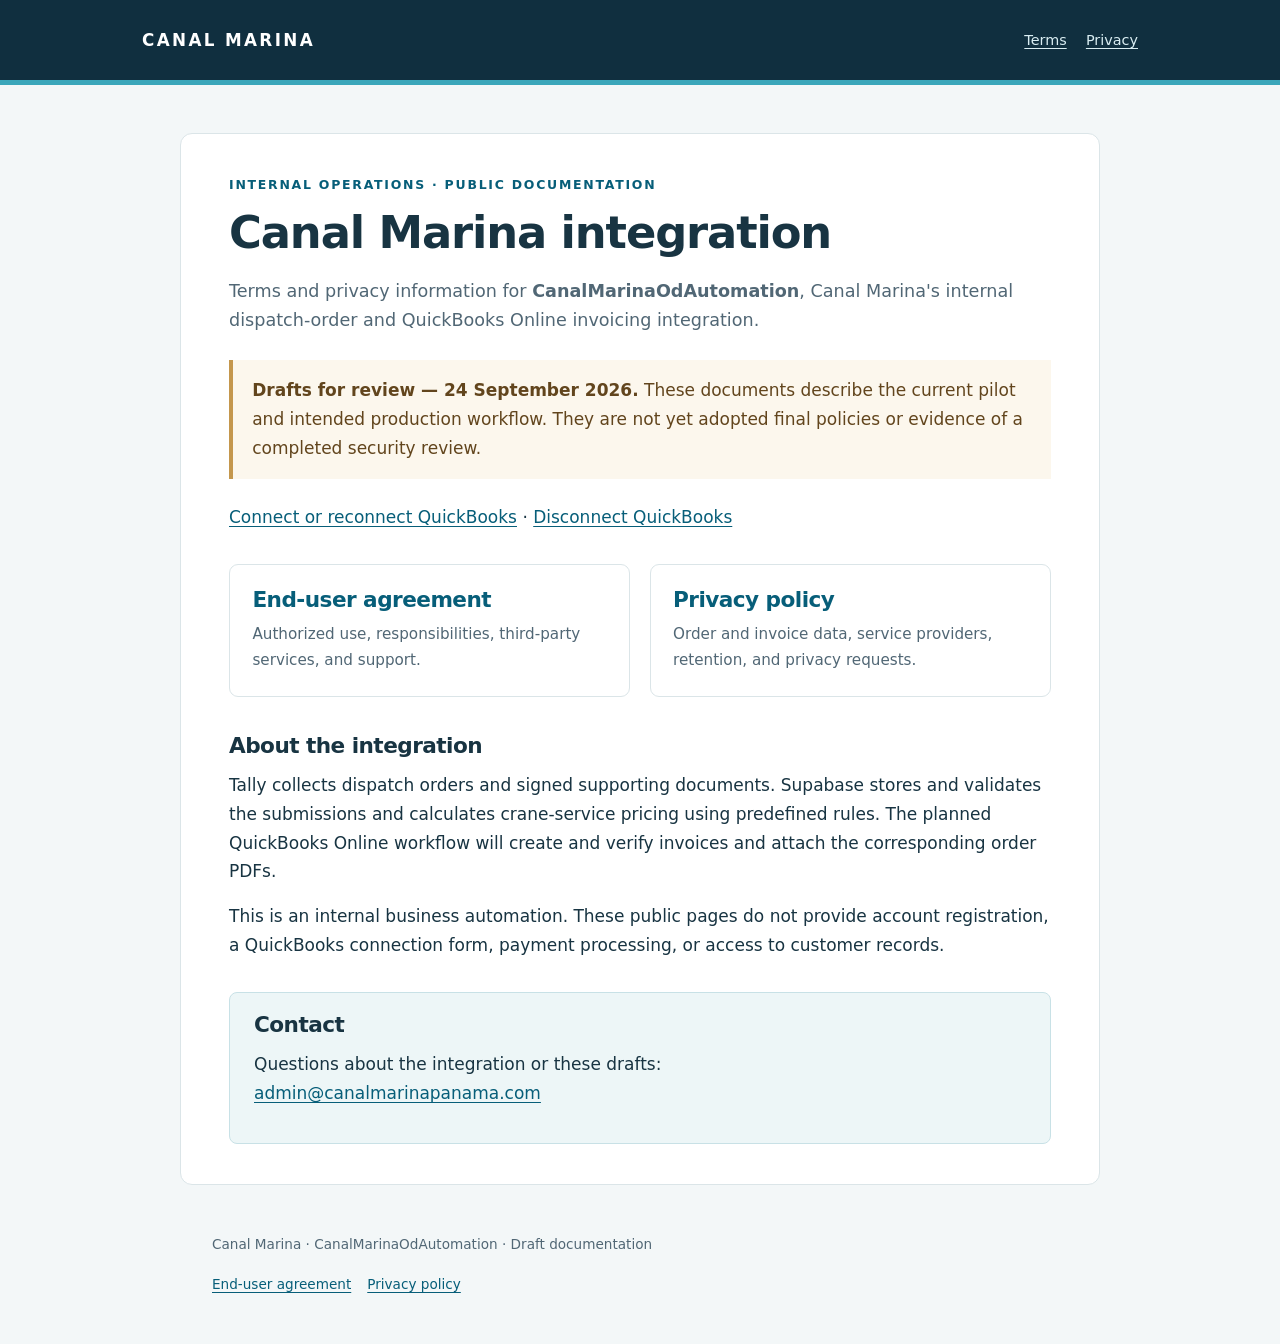
<file: index.html>
<!doctype html>
<html lang="en">
<head>
  <meta charset="utf-8">
  <meta name="viewport" content="width=device-width, initial-scale=1">
  <meta name="description" content="Review drafts of the terms and privacy policy for Canal Marina's internal dispatch-order and invoicing integration.">
  <meta name="referrer" content="no-referrer">
  <title>Integration policies | Canal Marina</title>
  <link rel="stylesheet" href="styles.css">
</head>
<body>
<a class="skip" href="#main">Skip to content</a>
<header><div class="bar"><a class="brand" href="index.html">CANAL MARINA</a><nav aria-label="Main"><a href="terms.html">Terms</a><a href="privacy.html">Privacy</a></nav></div></header>
<main id="main">
  <div class="eyebrow">Internal operations · Public documentation</div>
  <h1>Canal Marina integration</h1>
  <p class="lede">Terms and privacy information for <strong>CanalMarinaOdAutomation</strong>, Canal Marina's internal dispatch-order and QuickBooks Online invoicing integration.</p>
  <div class="notice"><p><strong>Drafts for review — 24 September 2026.</strong> These documents describe the current pilot and intended production workflow. They are not yet adopted final policies or evidence of a completed security review.</p></div>
  <p><a href="connect.html">Connect or reconnect QuickBooks</a> · <a href="disconnect.html">Disconnect QuickBooks</a></p>
  <div class="cards">
    <a class="card" href="terms.html"><h2>End-user agreement</h2><p>Authorized use, responsibilities, third-party services, and support.</p></a>
    <a class="card" href="privacy.html"><h2>Privacy policy</h2><p>Order and invoice data, service providers, retention, and privacy requests.</p></a>
  </div>
  <h2>About the integration</h2>
  <p>Tally collects dispatch orders and signed supporting documents. Supabase stores and validates the submissions and calculates crane-service pricing using predefined rules. The planned QuickBooks Online workflow will create and verify invoices and attach the corresponding order PDFs.</p>
  <p>This is an internal business automation. These public pages do not provide account registration, a QuickBooks connection form, payment processing, or access to customer records.</p>
  <section class="contact" aria-labelledby="contact"><h2 id="contact">Contact</h2><p>Questions about the integration or these drafts:<br><a href="mailto:admin@canalmarinapanama.com">admin@canalmarinapanama.com</a></p></section>
</main>
<footer><p>Canal Marina · CanalMarinaOdAutomation · Draft documentation</p><nav aria-label="Footer"><a href="terms.html">End-user agreement</a><a href="privacy.html">Privacy policy</a></nav></footer>
</body>
</html>
</file>
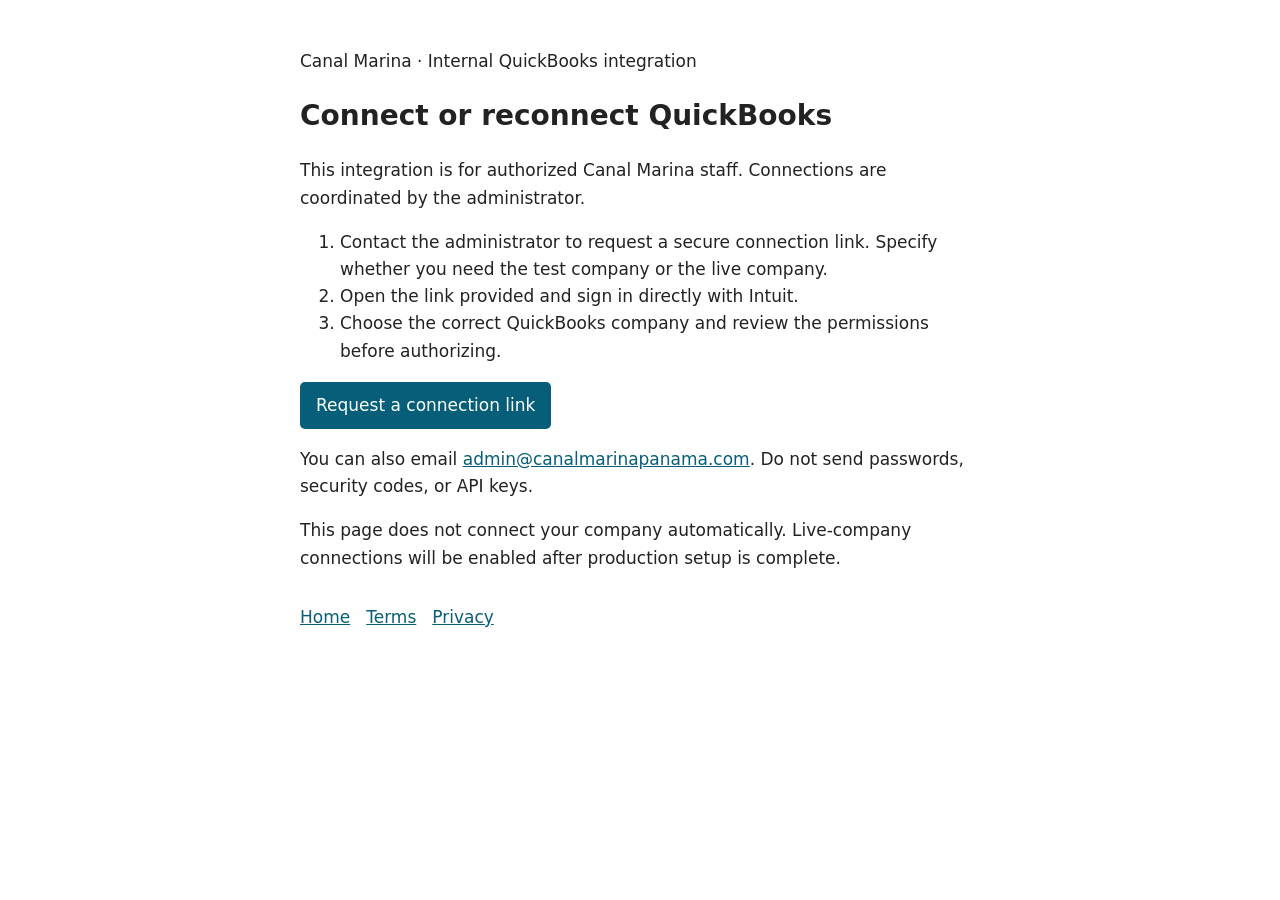
<file: connect.html>
<!doctype html>
<html lang="en"><head><meta charset="utf-8"><meta name="viewport" content="width=device-width,initial-scale=1"><meta name="referrer" content="no-referrer"><title>Connect or reconnect QuickBooks | Canal Marina</title><style>body{max-width:680px;margin:48px auto;padding:0 20px;font:17px/1.6 system-ui,sans-serif;color:#222}h1{font-size:28px}a{color:#075e79}nav{margin-top:32px}nav a{margin-right:16px}.action{display:inline-block;padding:10px 16px;background:#075e79;color:white;border-radius:5px;text-decoration:none}</style></head>
<body><main><p>Canal Marina · Internal QuickBooks integration</p><h1>Connect or reconnect QuickBooks</h1><p>This integration is for authorized Canal Marina staff. Connections are coordinated by the administrator.</p>
<ol><li>Contact the administrator to request a secure connection link. Specify whether you need the test company or the live company.</li><li>Open the link provided and sign in directly with Intuit.</li><li>Choose the correct QuickBooks company and review the permissions before authorizing.</li></ol>
<p><a class="action" href="mailto:admin@canalmarinapanama.com?subject=QuickBooks%20connection%20request">Request a connection link</a></p>
<p>You can also email <a href="mailto:admin@canalmarinapanama.com">admin@canalmarinapanama.com</a>. Do not send passwords, security codes, or API keys.</p>
<p>This page does not connect your company automatically. Live-company connections will be enabled after production setup is complete.</p></main><nav aria-label="Footer"><a href="index.html">Home</a><a href="terms.html">Terms</a><a href="privacy.html">Privacy</a></nav></body></html>
</file>
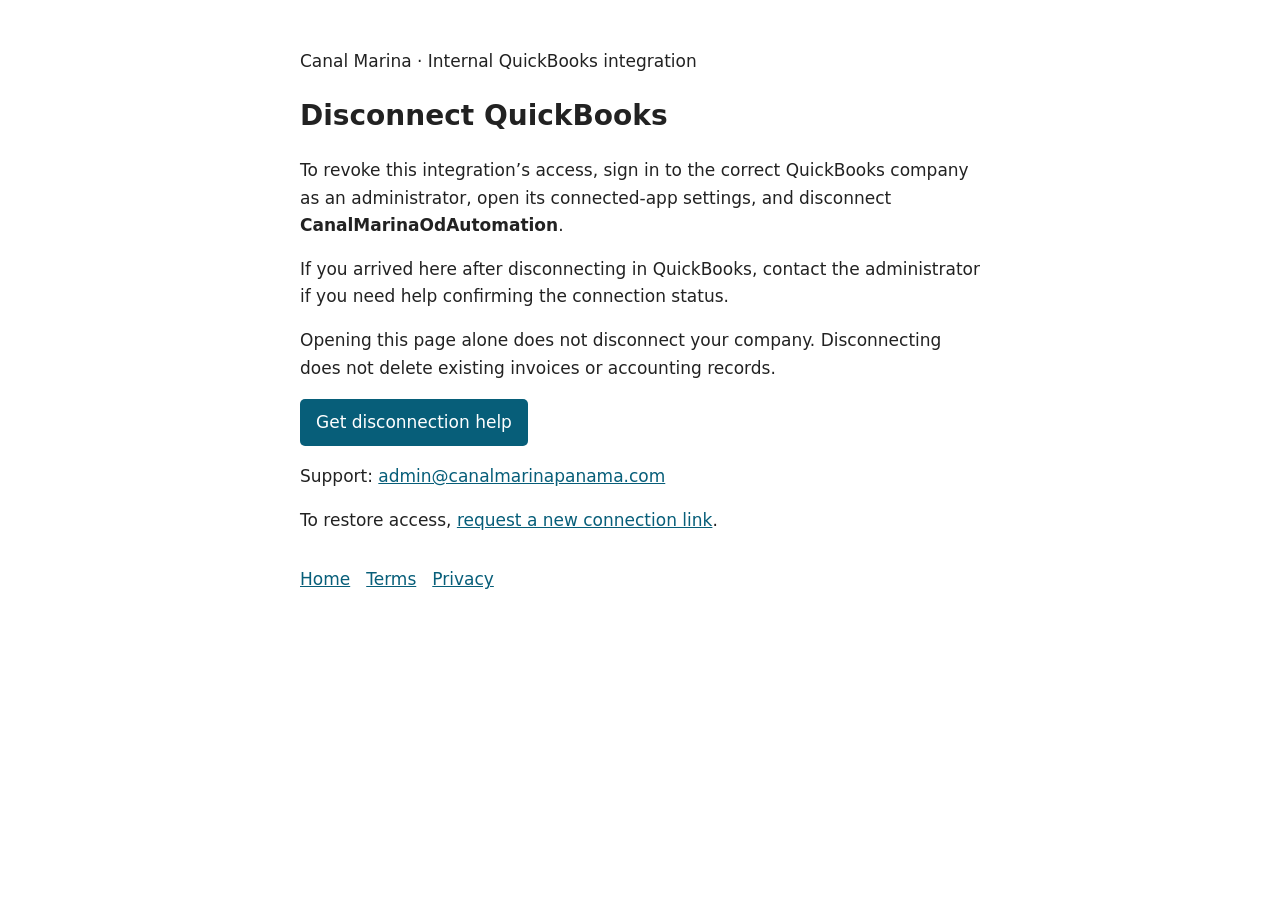
<file: disconnect.html>
<!doctype html>
<html lang="en"><head><meta charset="utf-8"><meta name="viewport" content="width=device-width,initial-scale=1"><meta name="referrer" content="no-referrer"><title>Disconnect QuickBooks | Canal Marina</title><style>body{max-width:680px;margin:48px auto;padding:0 20px;font:17px/1.6 system-ui,sans-serif;color:#222}h1{font-size:28px}a{color:#075e79}nav{margin-top:32px}nav a{margin-right:16px}.action{display:inline-block;padding:10px 16px;background:#075e79;color:white;border-radius:5px;text-decoration:none}</style></head>
<body><main><p>Canal Marina · Internal QuickBooks integration</p><h1>Disconnect QuickBooks</h1><p>To revoke this integration’s access, sign in to the correct QuickBooks company as an administrator, open its connected-app settings, and disconnect <strong>CanalMarinaOdAutomation</strong>.</p>
<p>If you arrived here after disconnecting in QuickBooks, contact the administrator if you need help confirming the connection status.</p>
<p>Opening this page alone does not disconnect your company. Disconnecting does not delete existing invoices or accounting records.</p>
<p><a class="action" href="mailto:admin@canalmarinapanama.com?subject=QuickBooks%20disconnection%20help">Get disconnection help</a></p>
<p>Support: <a href="mailto:admin@canalmarinapanama.com">admin@canalmarinapanama.com</a></p>
<p>To restore access, <a href="connect.html">request a new connection link</a>.</p></main><nav aria-label="Footer"><a href="index.html">Home</a><a href="terms.html">Terms</a><a href="privacy.html">Privacy</a></nav></body></html>
</file>
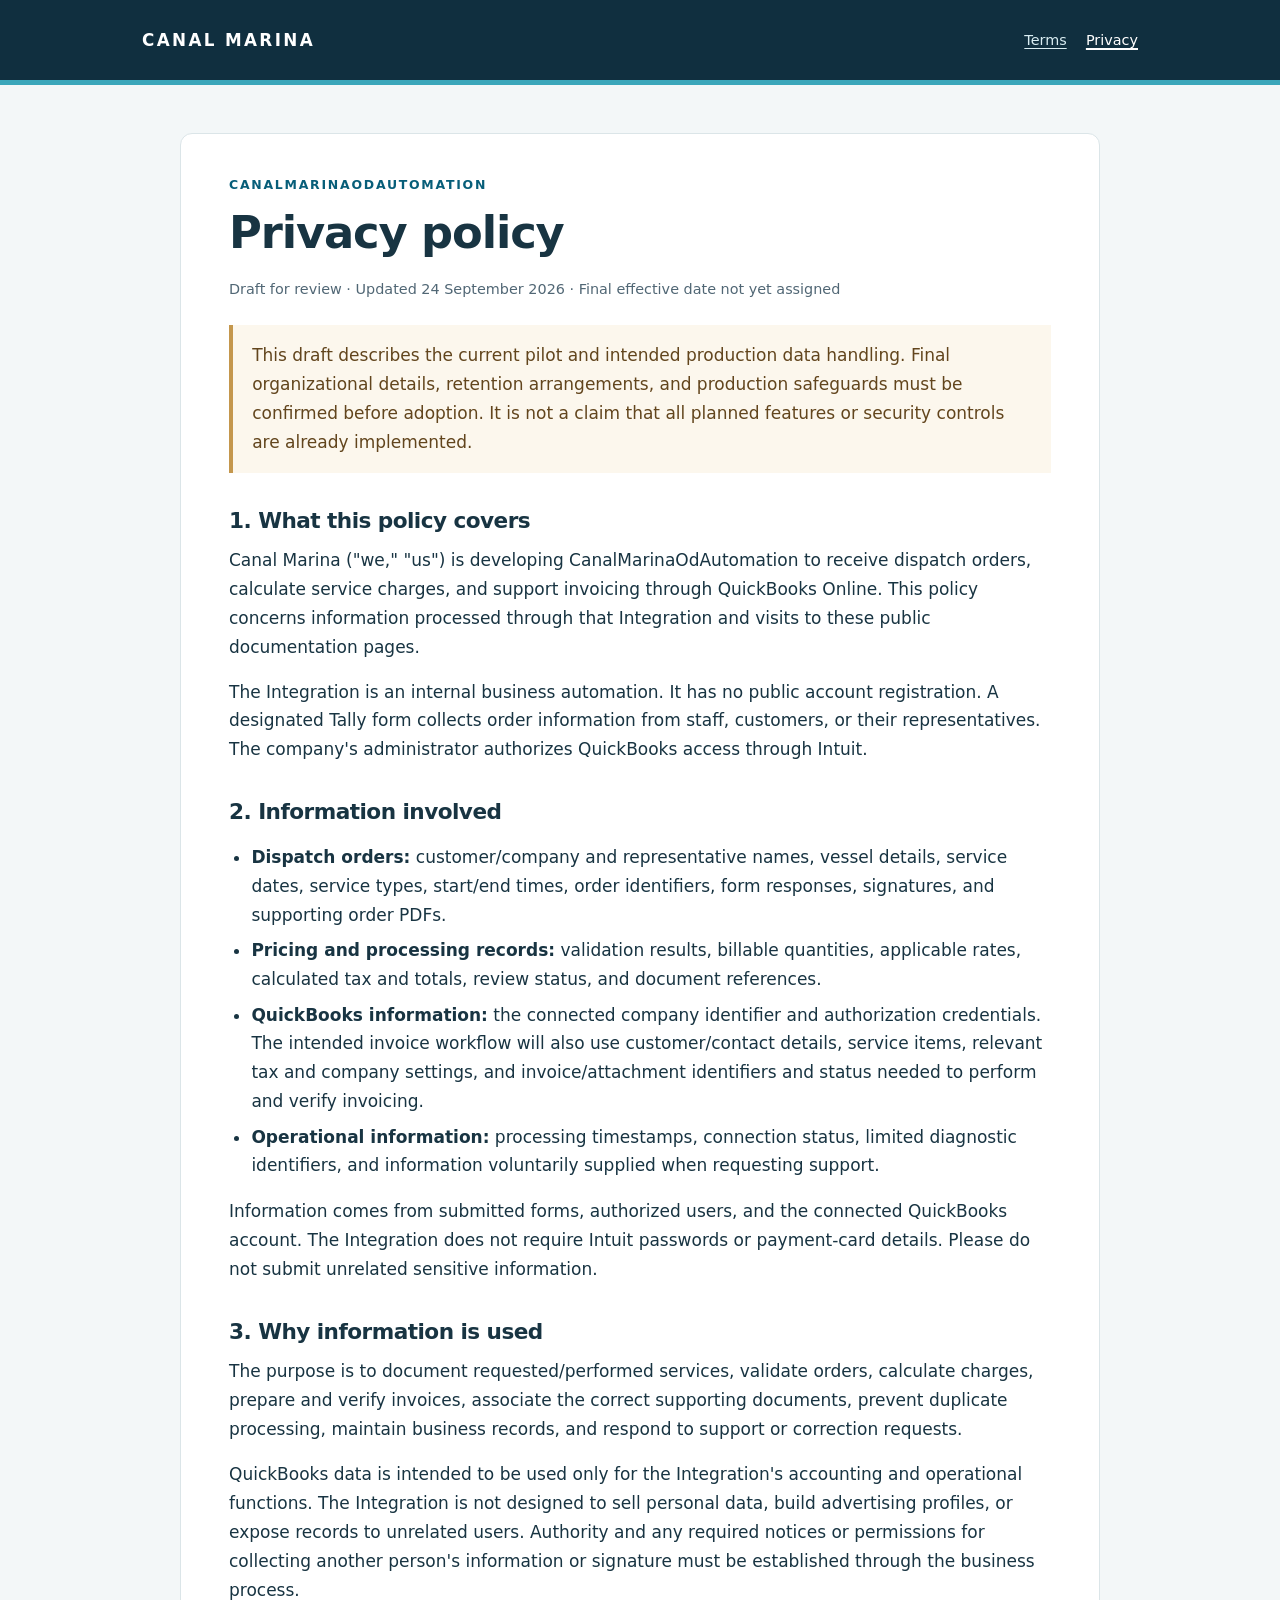
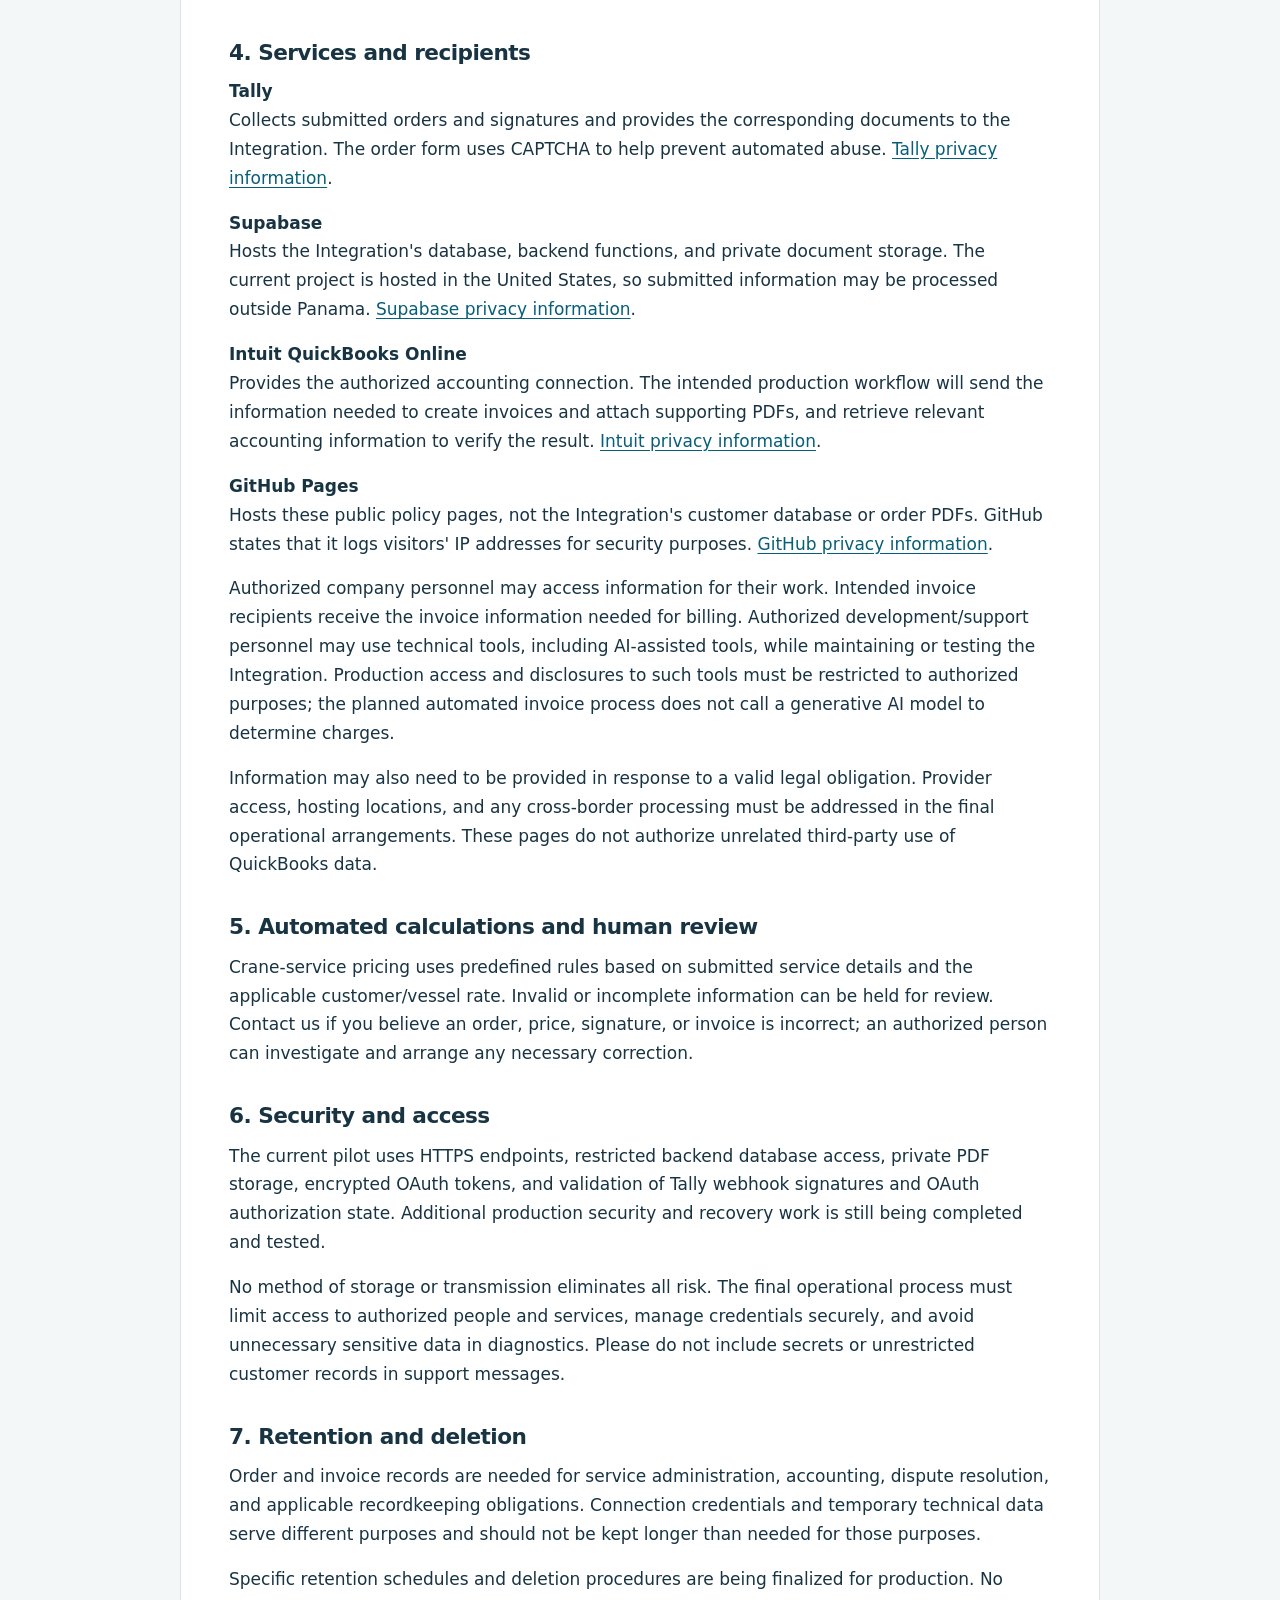
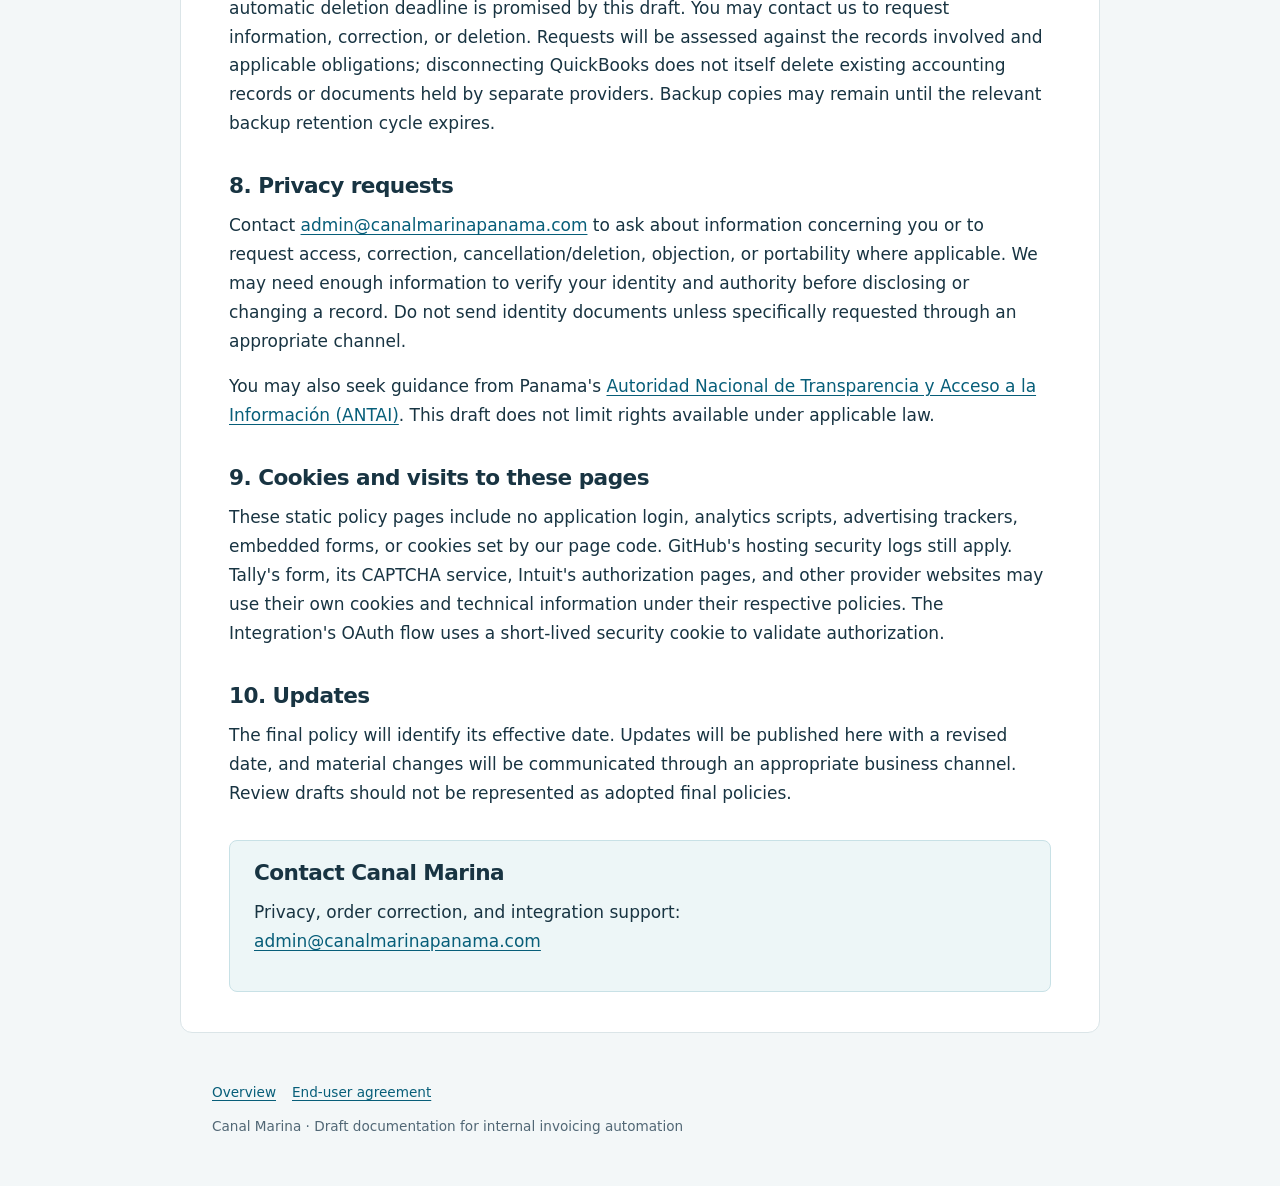
<file: privacy.html>
<!doctype html>
<html lang="en">
<head>
  <meta charset="utf-8">
  <meta name="viewport" content="width=device-width, initial-scale=1">
  <meta name="description" content="Draft privacy policy for Canal Marina's internal Tally, Supabase, and QuickBooks Online dispatch-order integration.">
  <meta name="referrer" content="no-referrer">
  <title>Privacy policy | Canal Marina</title>
  <link rel="stylesheet" href="styles.css">
</head>
<body>
<a class="skip" href="#main">Skip to content</a>
<header><div class="bar"><a class="brand" href="index.html">CANAL MARINA</a><nav aria-label="Main"><a href="terms.html">Terms</a><a href="privacy.html" aria-current="page">Privacy</a></nav></div></header>
<main id="main">
  <div class="eyebrow">CanalMarinaOdAutomation</div>
  <h1>Privacy policy</h1>
  <p class="meta">Draft for review · Updated 24 September 2026 · Final effective date not yet assigned</p>
  <div class="notice"><p>This draft describes the current pilot and intended production data handling. Final organizational details, retention arrangements, and production safeguards must be confirmed before adoption. It is not a claim that all planned features or security controls are already implemented.</p></div>

  <h2>1. What this policy covers</h2>
  <p>Canal Marina ("we," "us") is developing CanalMarinaOdAutomation to receive dispatch orders, calculate service charges, and support invoicing through QuickBooks Online. This policy concerns information processed through that Integration and visits to these public documentation pages.</p>
  <p>The Integration is an internal business automation. It has no public account registration. A designated Tally form collects order information from staff, customers, or their representatives. The company's administrator authorizes QuickBooks access through Intuit.</p>

  <h2>2. Information involved</h2>
  <ul>
    <li><strong>Dispatch orders:</strong> customer/company and representative names, vessel details, service dates, service types, start/end times, order identifiers, form responses, signatures, and supporting order PDFs.</li>
    <li><strong>Pricing and processing records:</strong> validation results, billable quantities, applicable rates, calculated tax and totals, review status, and document references.</li>
    <li><strong>QuickBooks information:</strong> the connected company identifier and authorization credentials. The intended invoice workflow will also use customer/contact details, service items, relevant tax and company settings, and invoice/attachment identifiers and status needed to perform and verify invoicing.</li>
    <li><strong>Operational information:</strong> processing timestamps, connection status, limited diagnostic identifiers, and information voluntarily supplied when requesting support.</li>
  </ul>
  <p>Information comes from submitted forms, authorized users, and the connected QuickBooks account. The Integration does not require Intuit passwords or payment-card details. Please do not submit unrelated sensitive information.</p>

  <h2>3. Why information is used</h2>
  <p>The purpose is to document requested/performed services, validate orders, calculate charges, prepare and verify invoices, associate the correct supporting documents, prevent duplicate processing, maintain business records, and respond to support or correction requests.</p>
  <p>QuickBooks data is intended to be used only for the Integration's accounting and operational functions. The Integration is not designed to sell personal data, build advertising profiles, or expose records to unrelated users. Authority and any required notices or permissions for collecting another person's information or signature must be established through the business process.</p>

  <h2>4. Services and recipients</h2>
  <div class="provider"><strong>Tally</strong>Collects submitted orders and signatures and provides the corresponding documents to the Integration. The order form uses CAPTCHA to help prevent automated abuse. <a href="https://tally.so/help/privacy-policy">Tally privacy information</a>.</div>
  <div class="provider"><strong>Supabase</strong>Hosts the Integration's database, backend functions, and private document storage. The current project is hosted in the United States, so submitted information may be processed outside Panama. <a href="https://supabase.com/privacy">Supabase privacy information</a>.</div>
  <div class="provider"><strong>Intuit QuickBooks Online</strong>Provides the authorized accounting connection. The intended production workflow will send the information needed to create invoices and attach supporting PDFs, and retrieve relevant accounting information to verify the result. <a href="https://www.intuit.com/privacy/statement/">Intuit privacy information</a>.</div>
  <div class="provider"><strong>GitHub Pages</strong>Hosts these public policy pages, not the Integration's customer database or order PDFs. GitHub states that it logs visitors' IP addresses for security purposes. <a href="https://docs.github.com/en/site-policy/privacy-policies/github-general-privacy-statement">GitHub privacy information</a>.</div>
  <p>Authorized company personnel may access information for their work. Intended invoice recipients receive the invoice information needed for billing. Authorized development/support personnel may use technical tools, including AI-assisted tools, while maintaining or testing the Integration. Production access and disclosures to such tools must be restricted to authorized purposes; the planned automated invoice process does not call a generative AI model to determine charges.</p>
  <p>Information may also need to be provided in response to a valid legal obligation. Provider access, hosting locations, and any cross-border processing must be addressed in the final operational arrangements. These pages do not authorize unrelated third-party use of QuickBooks data.</p>

  <h2>5. Automated calculations and human review</h2>
  <p>Crane-service pricing uses predefined rules based on submitted service details and the applicable customer/vessel rate. Invalid or incomplete information can be held for review. Contact us if you believe an order, price, signature, or invoice is incorrect; an authorized person can investigate and arrange any necessary correction.</p>

  <h2>6. Security and access</h2>
  <p>The current pilot uses HTTPS endpoints, restricted backend database access, private PDF storage, encrypted OAuth tokens, and validation of Tally webhook signatures and OAuth authorization state. Additional production security and recovery work is still being completed and tested.</p>
  <p>No method of storage or transmission eliminates all risk. The final operational process must limit access to authorized people and services, manage credentials securely, and avoid unnecessary sensitive data in diagnostics. Please do not include secrets or unrestricted customer records in support messages.</p>

  <h2>7. Retention and deletion</h2>
  <p>Order and invoice records are needed for service administration, accounting, dispute resolution, and applicable recordkeeping obligations. Connection credentials and temporary technical data serve different purposes and should not be kept longer than needed for those purposes.</p>
  <p>Specific retention schedules and deletion procedures are being finalized for production. No automatic deletion deadline is promised by this draft. You may contact us to request information, correction, or deletion. Requests will be assessed against the records involved and applicable obligations; disconnecting QuickBooks does not itself delete existing accounting records or documents held by separate providers. Backup copies may remain until the relevant backup retention cycle expires.</p>

  <h2>8. Privacy requests</h2>
  <p>Contact <a href="mailto:admin@canalmarinapanama.com">admin@canalmarinapanama.com</a> to ask about information concerning you or to request access, correction, cancellation/deletion, objection, or portability where applicable. We may need enough information to verify your identity and authority before disclosing or changing a record. Do not send identity documents unless specifically requested through an appropriate channel.</p>
  <p>You may also seek guidance from Panama's <a href="https://antai.gob.pa/direccion-de-proteccion-de-datos-personales/">Autoridad Nacional de Transparencia y Acceso a la Información (ANTAI)</a>. This draft does not limit rights available under applicable law.</p>

  <h2>9. Cookies and visits to these pages</h2>
  <p>These static policy pages include no application login, analytics scripts, advertising trackers, embedded forms, or cookies set by our page code. GitHub's hosting security logs still apply. Tally's form, its CAPTCHA service, Intuit's authorization pages, and other provider websites may use their own cookies and technical information under their respective policies. The Integration's OAuth flow uses a short-lived security cookie to validate authorization.</p>

  <h2>10. Updates</h2>
  <p>The final policy will identify its effective date. Updates will be published here with a revised date, and material changes will be communicated through an appropriate business channel. Review drafts should not be represented as adopted final policies.</p>
  <section class="contact" aria-labelledby="contact"><h2 id="contact">Contact Canal Marina</h2><p>Privacy, order correction, and integration support:<br><a href="mailto:admin@canalmarinapanama.com">admin@canalmarinapanama.com</a></p></section>
</main>
<footer><nav aria-label="Footer"><a href="index.html">Overview</a><a href="terms.html">End-user agreement</a></nav><p>Canal Marina · Draft documentation for internal invoicing automation</p></footer>
</body>
</html>
</file>
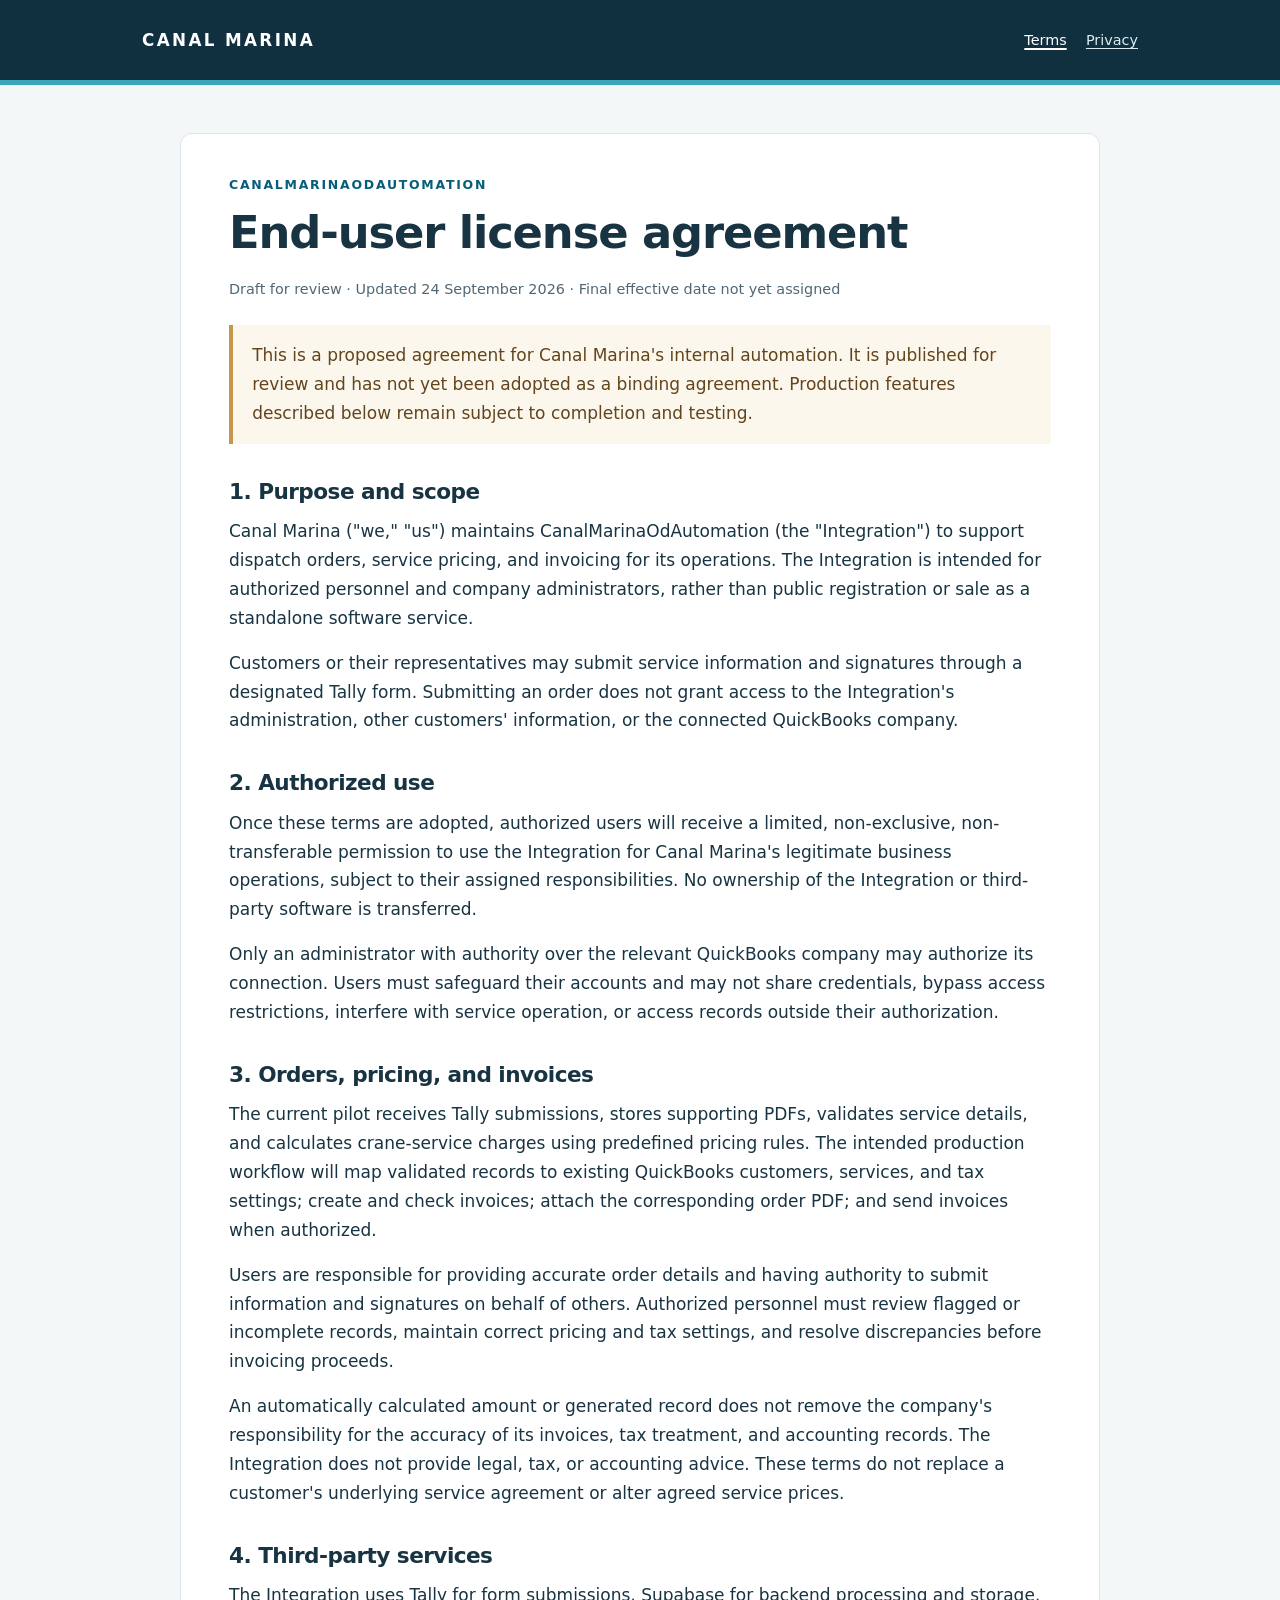
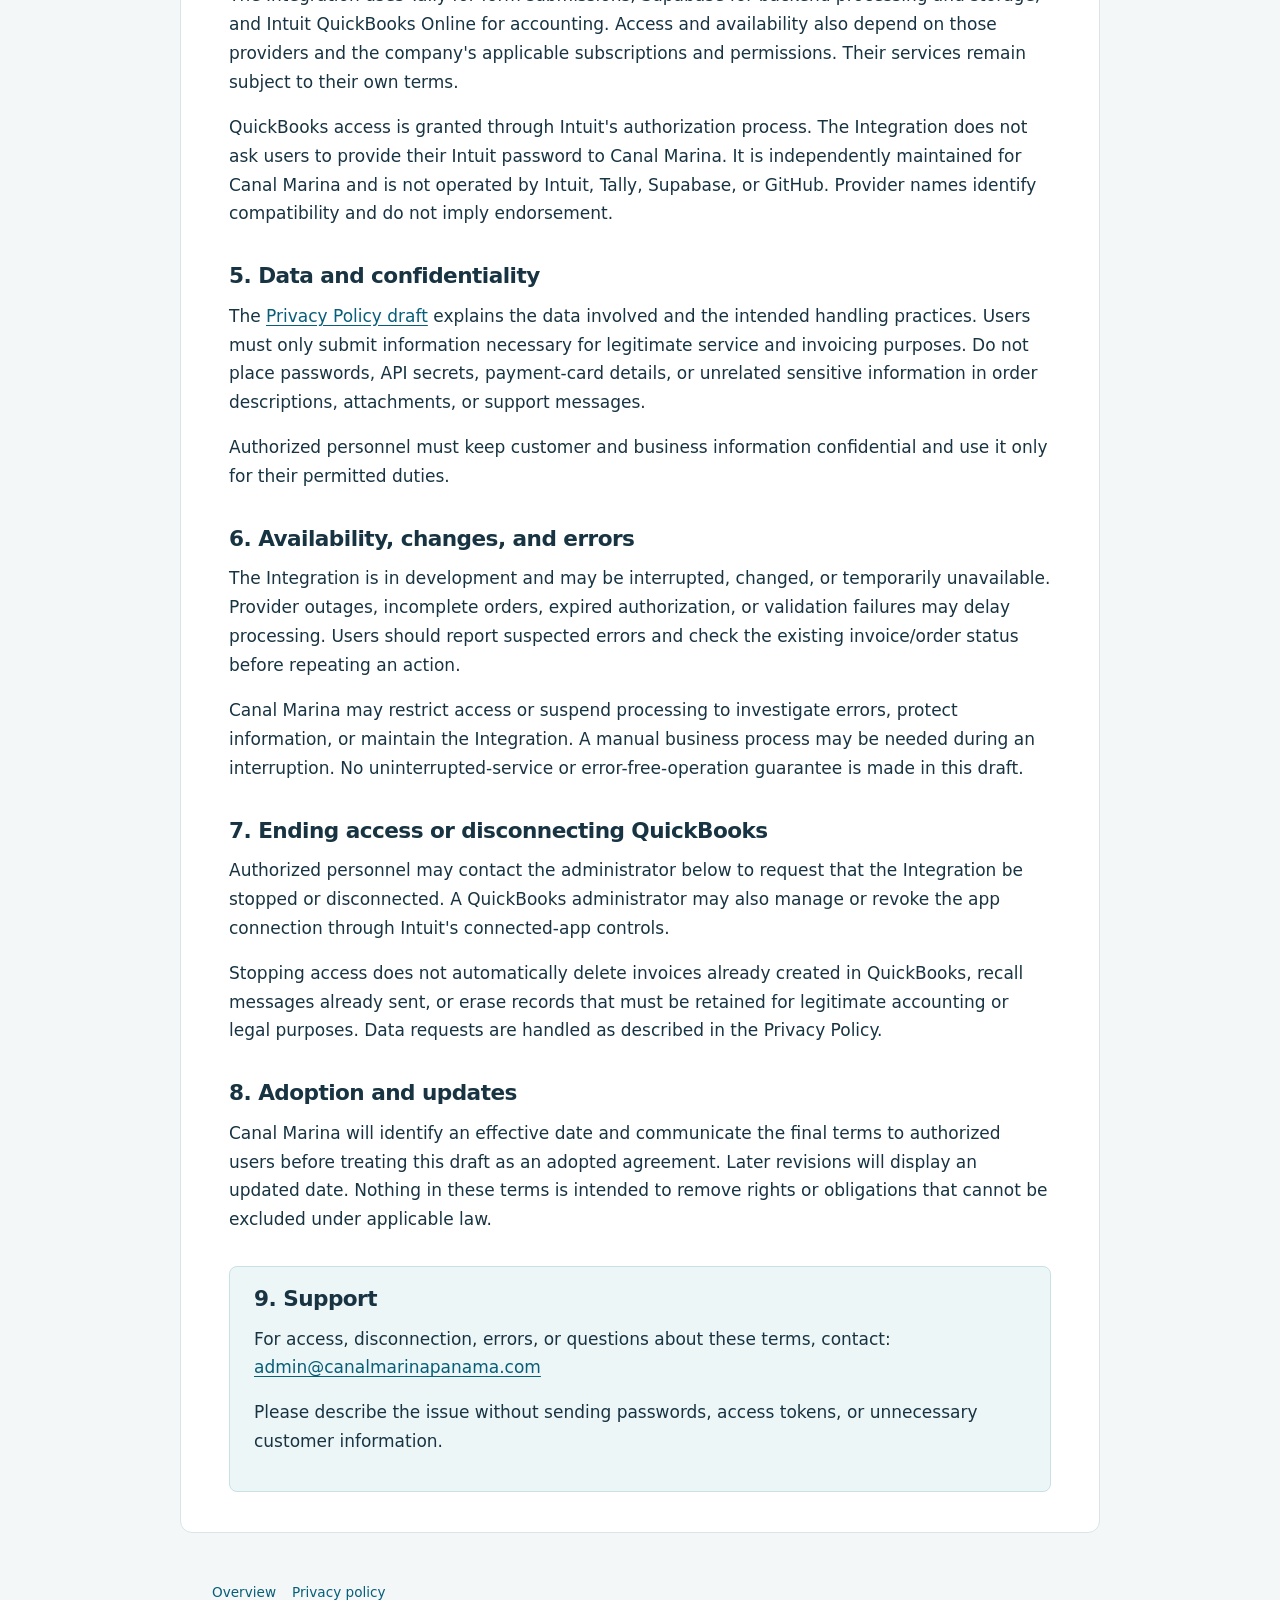
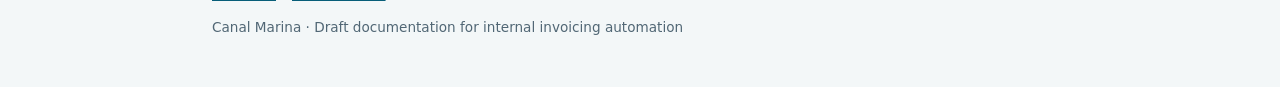
<file: terms.html>
<!doctype html>
<html lang="en">
<head>
  <meta charset="utf-8">
  <meta name="viewport" content="width=device-width, initial-scale=1">
  <meta name="description" content="Draft end-user license agreement for CanalMarinaOdAutomation, an internal dispatch-order and invoicing integration.">
  <meta name="referrer" content="no-referrer">
  <title>End-user license agreement | Canal Marina</title>
  <link rel="stylesheet" href="styles.css">
</head>
<body>
<a class="skip" href="#main">Skip to content</a>
<header><div class="bar"><a class="brand" href="index.html">CANAL MARINA</a><nav aria-label="Main"><a href="terms.html" aria-current="page">Terms</a><a href="privacy.html">Privacy</a></nav></div></header>
<main id="main">
  <div class="eyebrow">CanalMarinaOdAutomation</div>
  <h1>End-user license agreement</h1>
  <p class="meta">Draft for review · Updated 24 September 2026 · Final effective date not yet assigned</p>
  <div class="notice"><p>This is a proposed agreement for Canal Marina's internal automation. It is published for review and has not yet been adopted as a binding agreement. Production features described below remain subject to completion and testing.</p></div>

  <h2>1. Purpose and scope</h2>
  <p>Canal Marina ("we," "us") maintains CanalMarinaOdAutomation (the "Integration") to support dispatch orders, service pricing, and invoicing for its operations. The Integration is intended for authorized personnel and company administrators, rather than public registration or sale as a standalone software service.</p>
  <p>Customers or their representatives may submit service information and signatures through a designated Tally form. Submitting an order does not grant access to the Integration's administration, other customers' information, or the connected QuickBooks company.</p>

  <h2>2. Authorized use</h2>
  <p>Once these terms are adopted, authorized users will receive a limited, non-exclusive, non-transferable permission to use the Integration for Canal Marina's legitimate business operations, subject to their assigned responsibilities. No ownership of the Integration or third-party software is transferred.</p>
  <p>Only an administrator with authority over the relevant QuickBooks company may authorize its connection. Users must safeguard their accounts and may not share credentials, bypass access restrictions, interfere with service operation, or access records outside their authorization.</p>

  <h2>3. Orders, pricing, and invoices</h2>
  <p>The current pilot receives Tally submissions, stores supporting PDFs, validates service details, and calculates crane-service charges using predefined pricing rules. The intended production workflow will map validated records to existing QuickBooks customers, services, and tax settings; create and check invoices; attach the corresponding order PDF; and send invoices when authorized.</p>
  <p>Users are responsible for providing accurate order details and having authority to submit information and signatures on behalf of others. Authorized personnel must review flagged or incomplete records, maintain correct pricing and tax settings, and resolve discrepancies before invoicing proceeds.</p>
  <p>An automatically calculated amount or generated record does not remove the company's responsibility for the accuracy of its invoices, tax treatment, and accounting records. The Integration does not provide legal, tax, or accounting advice. These terms do not replace a customer's underlying service agreement or alter agreed service prices.</p>

  <h2>4. Third-party services</h2>
  <p>The Integration uses Tally for form submissions, Supabase for backend processing and storage, and Intuit QuickBooks Online for accounting. Access and availability also depend on those providers and the company's applicable subscriptions and permissions. Their services remain subject to their own terms.</p>
  <p>QuickBooks access is granted through Intuit's authorization process. The Integration does not ask users to provide their Intuit password to Canal Marina. It is independently maintained for Canal Marina and is not operated by Intuit, Tally, Supabase, or GitHub. Provider names identify compatibility and do not imply endorsement.</p>

  <h2>5. Data and confidentiality</h2>
  <p>The <a href="privacy.html">Privacy Policy draft</a> explains the data involved and the intended handling practices. Users must only submit information necessary for legitimate service and invoicing purposes. Do not place passwords, API secrets, payment-card details, or unrelated sensitive information in order descriptions, attachments, or support messages.</p>
  <p>Authorized personnel must keep customer and business information confidential and use it only for their permitted duties.</p>

  <h2>6. Availability, changes, and errors</h2>
  <p>The Integration is in development and may be interrupted, changed, or temporarily unavailable. Provider outages, incomplete orders, expired authorization, or validation failures may delay processing. Users should report suspected errors and check the existing invoice/order status before repeating an action.</p>
  <p>Canal Marina may restrict access or suspend processing to investigate errors, protect information, or maintain the Integration. A manual business process may be needed during an interruption. No uninterrupted-service or error-free-operation guarantee is made in this draft.</p>

  <h2>7. Ending access or disconnecting QuickBooks</h2>
  <p>Authorized personnel may contact the administrator below to request that the Integration be stopped or disconnected. A QuickBooks administrator may also manage or revoke the app connection through Intuit's connected-app controls.</p>
  <p>Stopping access does not automatically delete invoices already created in QuickBooks, recall messages already sent, or erase records that must be retained for legitimate accounting or legal purposes. Data requests are handled as described in the Privacy Policy.</p>

  <h2>8. Adoption and updates</h2>
  <p>Canal Marina will identify an effective date and communicate the final terms to authorized users before treating this draft as an adopted agreement. Later revisions will display an updated date. Nothing in these terms is intended to remove rights or obligations that cannot be excluded under applicable law.</p>

  <section class="contact" aria-labelledby="support"><h2 id="support">9. Support</h2><p>For access, disconnection, errors, or questions about these terms, contact:<br><a href="mailto:admin@canalmarinapanama.com">admin@canalmarinapanama.com</a></p><p>Please describe the issue without sending passwords, access tokens, or unnecessary customer information.</p></section>
</main>
<footer><nav aria-label="Footer"><a href="index.html">Overview</a><a href="privacy.html">Privacy policy</a></nav><p>Canal Marina · Draft documentation for internal invoicing automation</p></footer>
</body>
</html>
</file>
<file: styles.css>
:root{color-scheme:light;--ink:#183442;--muted:#516775;--blue:#075e79;--line:#dbe5e8;--paper:#fff;--bg:#f3f7f8;--gold:#86581c}*{box-sizing:border-box}body{margin:0;background:var(--bg);color:var(--ink);font:17px/1.7 system-ui,-apple-system,BlinkMacSystemFont,"Segoe UI",sans-serif}a{color:var(--blue);text-underline-offset:3px}a:hover{text-decoration-thickness:2px}a:focus-visible{outline:3px solid #da9e3e;outline-offset:4px}.skip{position:absolute;left:1rem;top:-5rem;background:#fff;padding:.6rem}.skip:focus{top:1rem}header{background:#102f3f;color:#fff;border-bottom:5px solid #3aa6ba}.bar{max-width:1060px;margin:auto;padding:1.6rem 2rem;display:flex;justify-content:space-between;gap:1rem;align-items:center;flex-wrap:wrap}.brand{font-size:1.05rem;letter-spacing:.14em;color:#fff;text-decoration:none;font-weight:650}.bar nav{display:flex;gap:1.2rem;flex-wrap:wrap}.bar nav a{color:#d9edf2;font-size:.9rem}.bar nav a[aria-current]{color:#fff;text-decoration-thickness:2px}main{max-width:920px;margin:3rem auto;padding:2.5rem 3rem;background:var(--paper);border:1px solid var(--line);border-radius:12px}h1,h2,h3{line-height:1.25;letter-spacing:-.025em}h1{font-size:clamp(2rem,5vw,2.8rem);margin:.6rem 0 1rem}h2{font-size:1.35rem;margin:2.2rem 0 .65rem}p{margin:.7rem 0 1rem}.eyebrow{font-size:.78rem;font-weight:700;letter-spacing:.14em;text-transform:uppercase;color:var(--blue)}.meta{font-size:.9rem;color:var(--muted)}.notice{border-left:4px solid #c4974d;background:#fcf7ed;padding:1rem 1.2rem;margin:1.5rem 0;color:#62451d}.notice p{margin:0}.lede{font-size:1.1rem;color:var(--muted)}ul{padding-left:1.4rem}li{margin:.4rem 0}.cards{display:grid;grid-template-columns:1fr 1fr;gap:1.2rem;margin:2rem 0}.card{display:block;border:1px solid var(--line);border-radius:9px;padding:1.4rem;text-decoration:none}.card h2{margin:0 0 .5rem}.card p{color:var(--muted);margin:0;font-size:.95rem}.card:hover{background:var(--bg)}.contact{background:#edf6f7;border:1px solid #c8e1e6;padding:1.2rem 1.5rem;margin-top:2rem;border-radius:8px}.contact h2{margin-top:0}.contact a{overflow-wrap:anywhere}footer{max-width:920px;margin:1.5rem auto 3rem;padding:0 2rem;color:var(--muted);font-size:.85rem}footer nav{display:flex;gap:1rem;flex-wrap:wrap}.provider{margin-bottom:1rem}.provider strong{display:block}@media(max-width:650px){.bar{padding:1.2rem}main{margin:1.2rem .7rem;padding:1.6rem 1.2rem}.cards{grid-template-columns:1fr}footer{padding:0 1rem}}@media print{body{background:#fff;font-size:11pt}.bar{padding:0}header{background:#fff;color:#000;border:0}.brand{color:#000}.bar nav,.skip{display:none}main{border:0;margin:0;max-width:none;padding:1rem 0}footer{padding:0}h2{break-after:avoid}.notice,.contact{break-inside:avoid}a{color:inherit}}
</file>
